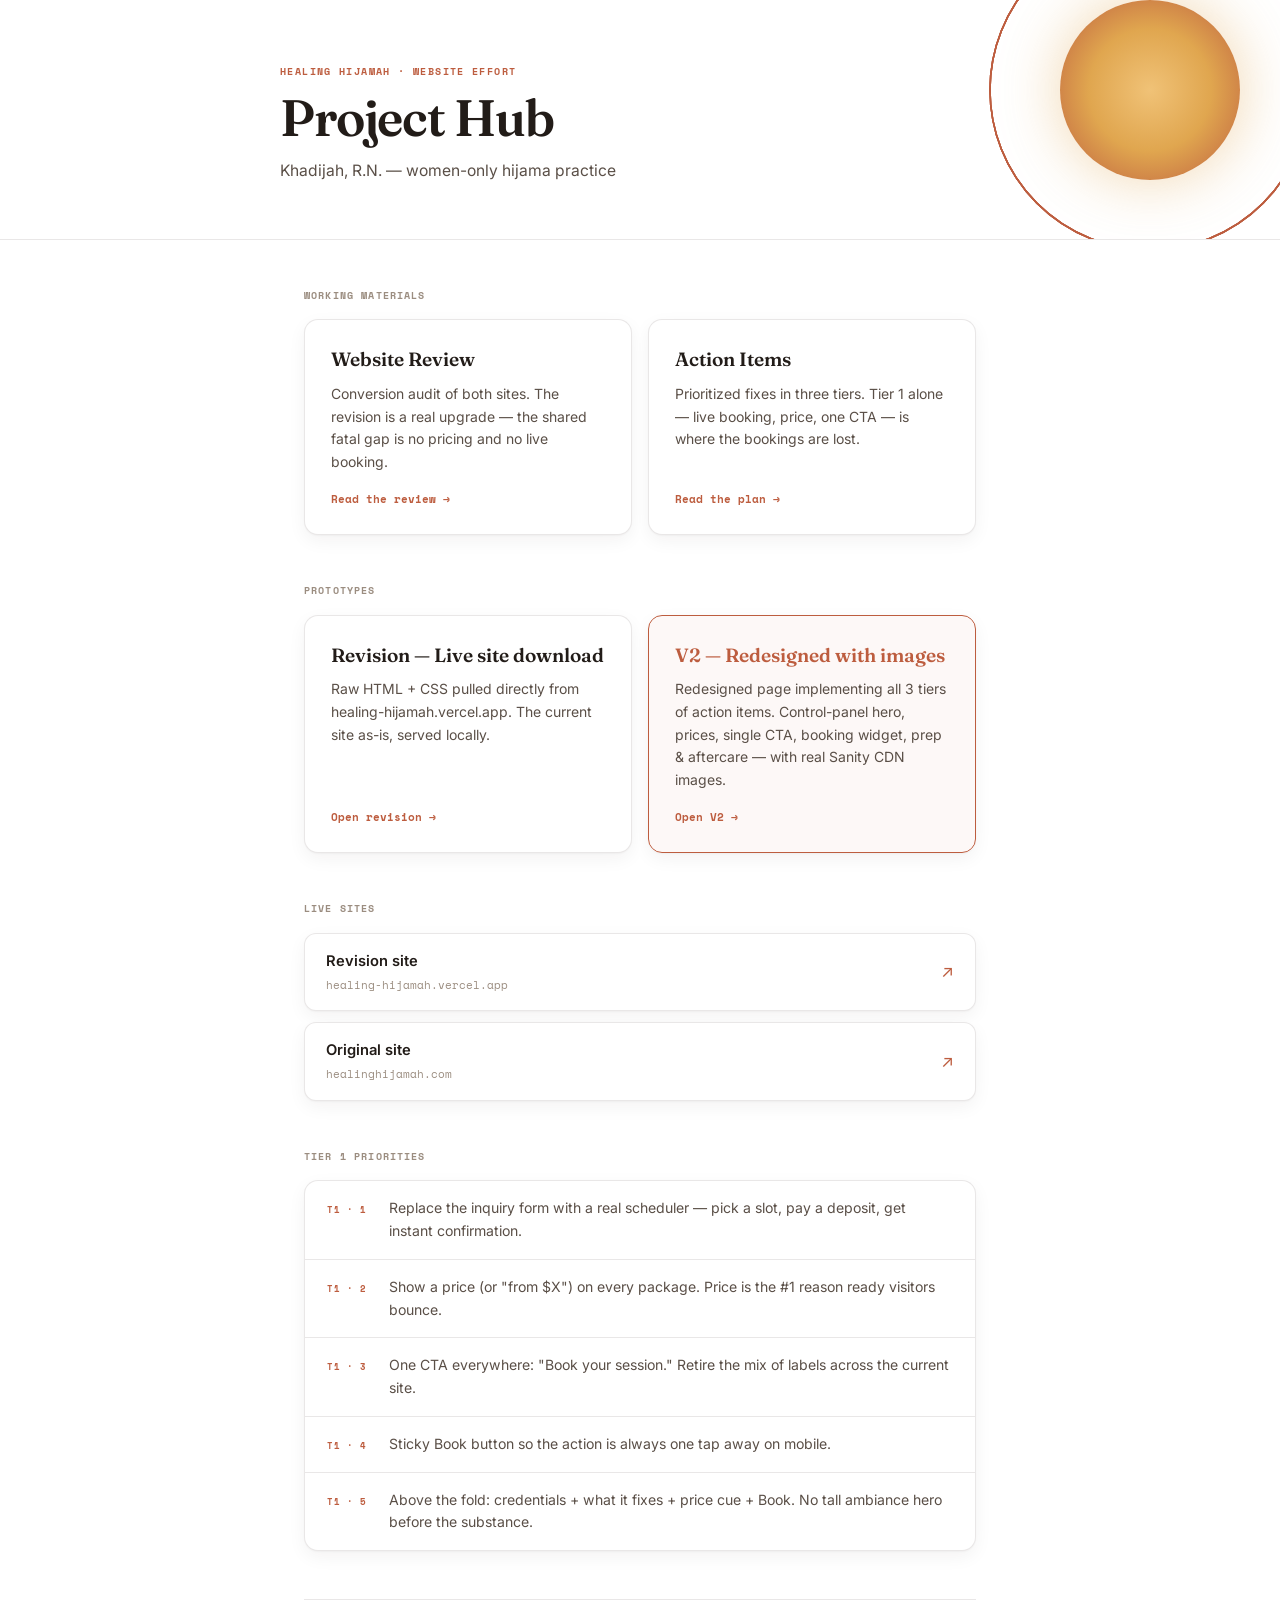
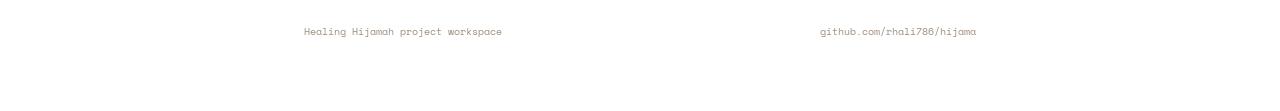
<file: index.html>
<!DOCTYPE html>
<html lang="en">
<head>
  <meta charset="UTF-8" />
  <meta name="viewport" content="width=device-width, initial-scale=1.0" />
  <title>Healing Hijamah — Project Hub</title>
  <link rel="stylesheet" href="style.css" />
</head>
<body>

  <header class="site-header">
    <!-- Signature: a rising sun with cup-ring ripples spreading from it -->
    <div class="sky" aria-hidden="true">
      <div class="sun"></div>
      <svg class="ripple" viewBox="0 0 360 360" xmlns="http://www.w3.org/2000/svg">
        <circle cx="180" cy="180" r="160" fill="none" stroke="currentColor" stroke-width="1.5" vector-effect="non-scaling-stroke"/>
        <circle cx="180" cy="180" r="160" fill="none" stroke="currentColor" stroke-width="1.5" vector-effect="non-scaling-stroke"/>
        <circle cx="180" cy="180" r="160" fill="none" stroke="currentColor" stroke-width="1.5" vector-effect="non-scaling-stroke"/>
        <circle cx="180" cy="180" r="160" fill="none" stroke="currentColor" stroke-width="1.5" vector-effect="non-scaling-stroke"/>
      </svg>
    </div>
    <div class="inner">
      <p class="eyebrow">Healing Hijamah · Website Effort</p>
      <h1>Project Hub</h1>
      <p class="sub">Khadijah, R.N. — women-only hijama practice</p>
    </div>
  </header>

  <main class="main">

    <p class="section-label">Working materials</p>

    <div class="doc-grid">
      <a href="website-review.html" class="doc-card">
        <strong>Website Review</strong>
        <p>Conversion audit of both sites. The revision is a real upgrade — the shared fatal gap is no pricing and no live booking.</p>
        <span class="read">Read the review →</span>
      </a>
      <a href="action-items.html" class="doc-card">
        <strong>Action Items</strong>
        <p>Prioritized fixes in three tiers. Tier 1 alone — live booking, price, one CTA — is where the bookings are lost.</p>
        <span class="read">Read the plan →</span>
      </a>
    </div>

    <div class="section-gap">
      <p class="section-label">Prototypes</p>
      <div class="doc-grid">
        <a href="revision/index.html" class="doc-card">
          <strong>Revision — Live site download</strong>
          <p>Raw HTML + CSS pulled directly from healing-hijamah.vercel.app. The current site as-is, served locally.</p>
          <span class="read">Open revision →</span>
        </a>
        <a href="v2/index.html" class="doc-card doc-card--highlight">
          <strong>V2 — Redesigned with images</strong>
          <p>Redesigned page implementing all 3 tiers of action items. Control-panel hero, prices, single CTA, booking widget, prep &amp; aftercare — with real Sanity CDN images.</p>
          <span class="read">Open V2 →</span>
        </a>
      </div>
    </div>

    <div class="section-gap">
      <p class="section-label">Live sites</p>
      <div class="ext-stack">
        <a href="https://healing-hijamah.vercel.app/" class="ext-card" target="_blank" rel="noopener">
          <div>
            <div class="label">Revision site</div>
            <div class="url">healing-hijamah.vercel.app</div>
          </div>
          <span class="arrow">↗</span>
        </a>
        <a href="https://www.healinghijamah.com/" class="ext-card" target="_blank" rel="noopener">
          <div>
            <div class="label">Original site</div>
            <div class="url">healinghijamah.com</div>
          </div>
          <span class="arrow">↗</span>
        </a>
      </div>
    </div>

    <div class="section-gap">
      <p class="section-label">Tier 1 priorities</p>
      <div class="priorities">
        <div class="priority-row">
          <span class="p-tag">T1 · 1</span>
          <span class="p-text">Replace the inquiry form with a real scheduler — pick a slot, pay a deposit, get instant confirmation.</span>
        </div>
        <div class="priority-row">
          <span class="p-tag">T1 · 2</span>
          <span class="p-text">Show a price (or "from $X") on every package. Price is the #1 reason ready visitors bounce.</span>
        </div>
        <div class="priority-row">
          <span class="p-tag">T1 · 3</span>
          <span class="p-text">One CTA everywhere: "Book your session." Retire the mix of labels across the current site.</span>
        </div>
        <div class="priority-row">
          <span class="p-tag">T1 · 4</span>
          <span class="p-text">Sticky Book button so the action is always one tap away on mobile.</span>
        </div>
        <div class="priority-row">
          <span class="p-tag">T1 · 5</span>
          <span class="p-text">Above the fold: credentials + what it fixes + price cue + Book. No tall ambiance hero before the substance.</span>
        </div>
      </div>
    </div>

    <footer>
      <span>Healing Hijamah project workspace</span>
      <a href="https://github.com/rhali786/hijama" target="_blank" rel="noopener">github.com/rhali786/hijama</a>
    </footer>

  </main>

</body>
</html>
</file>
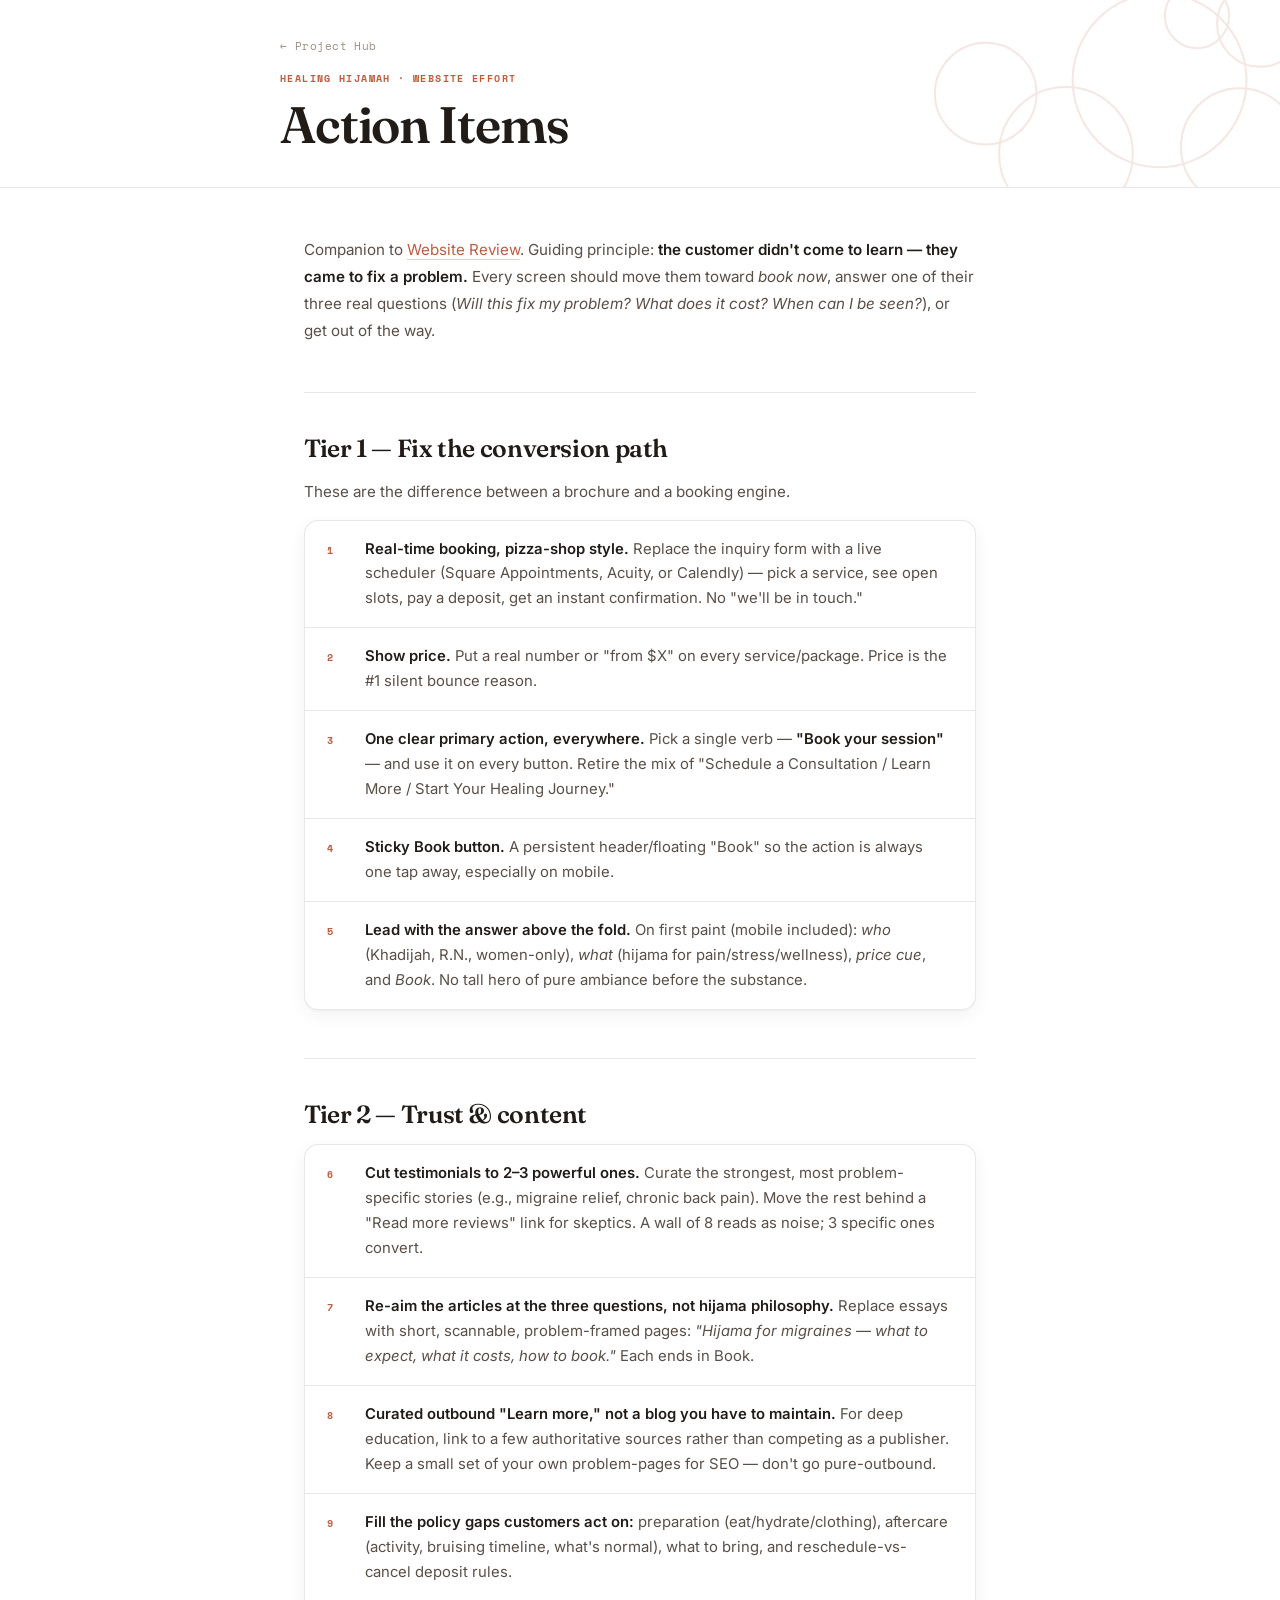
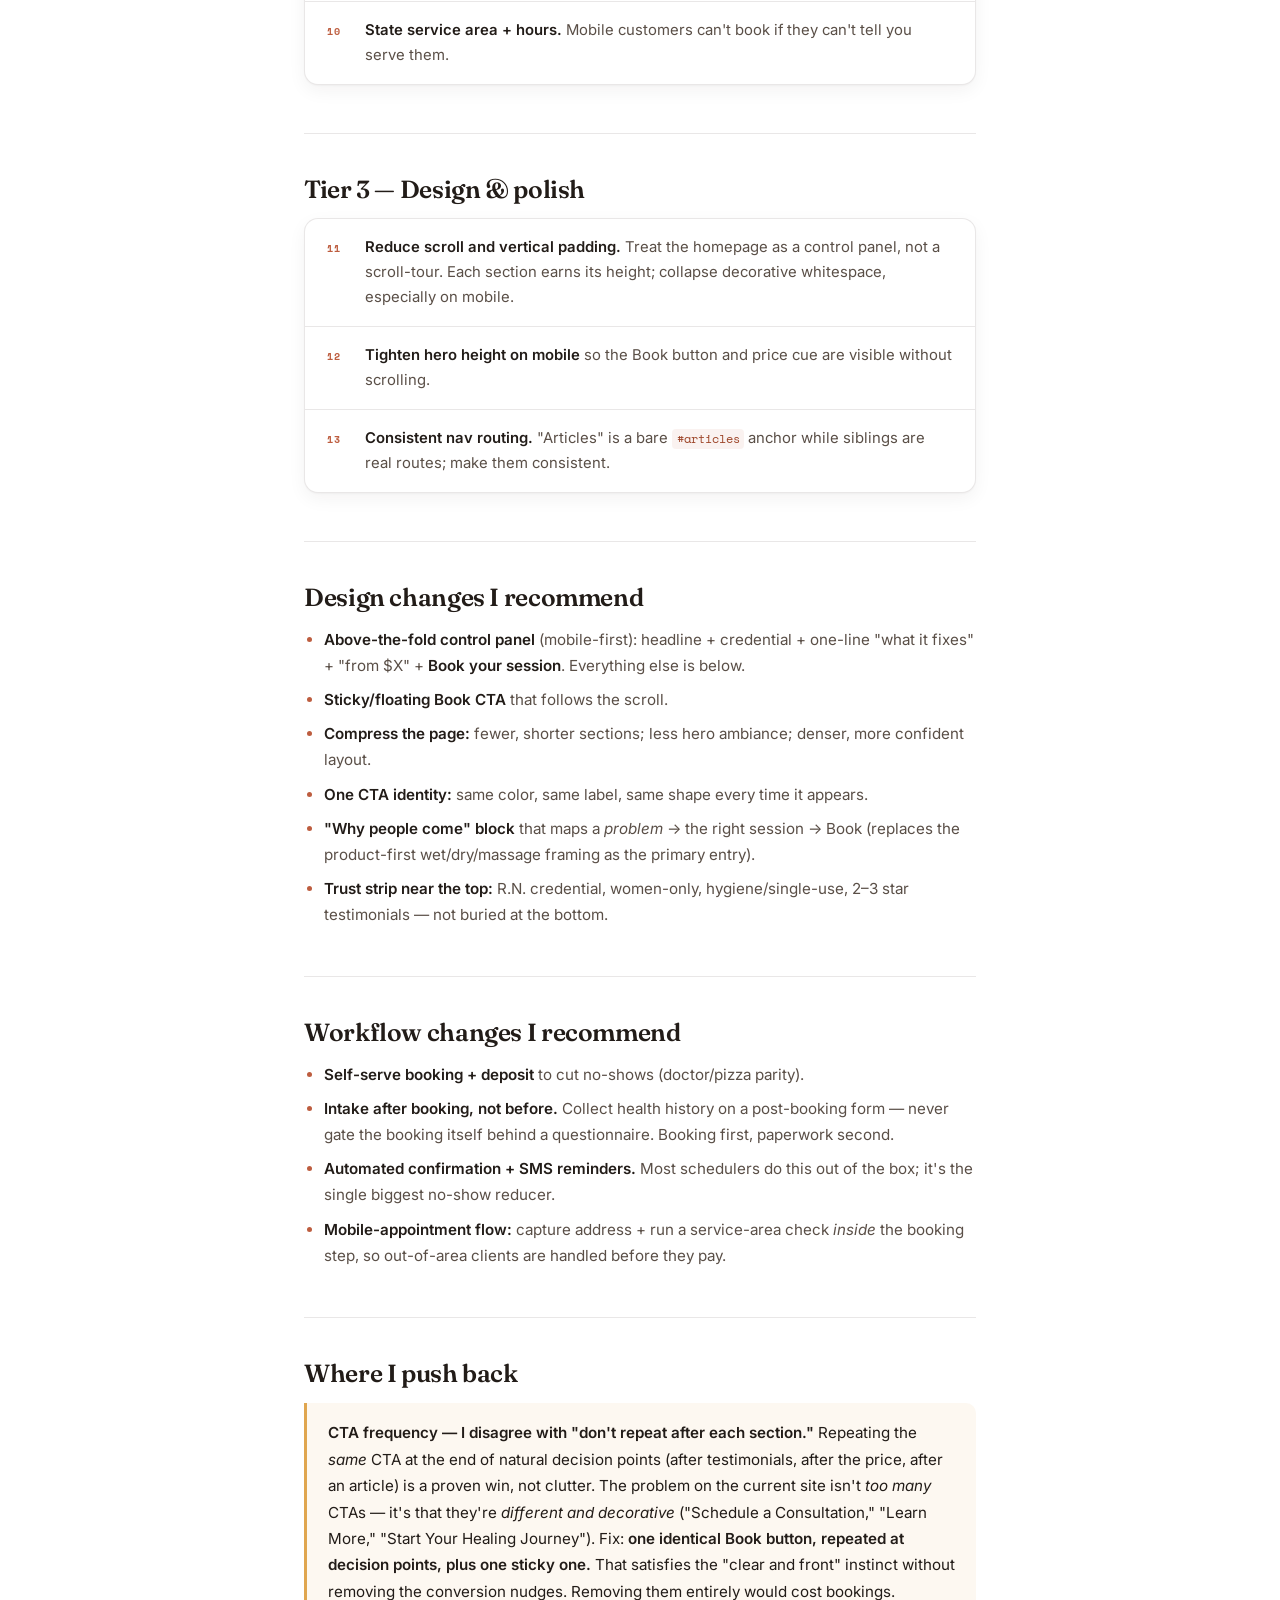
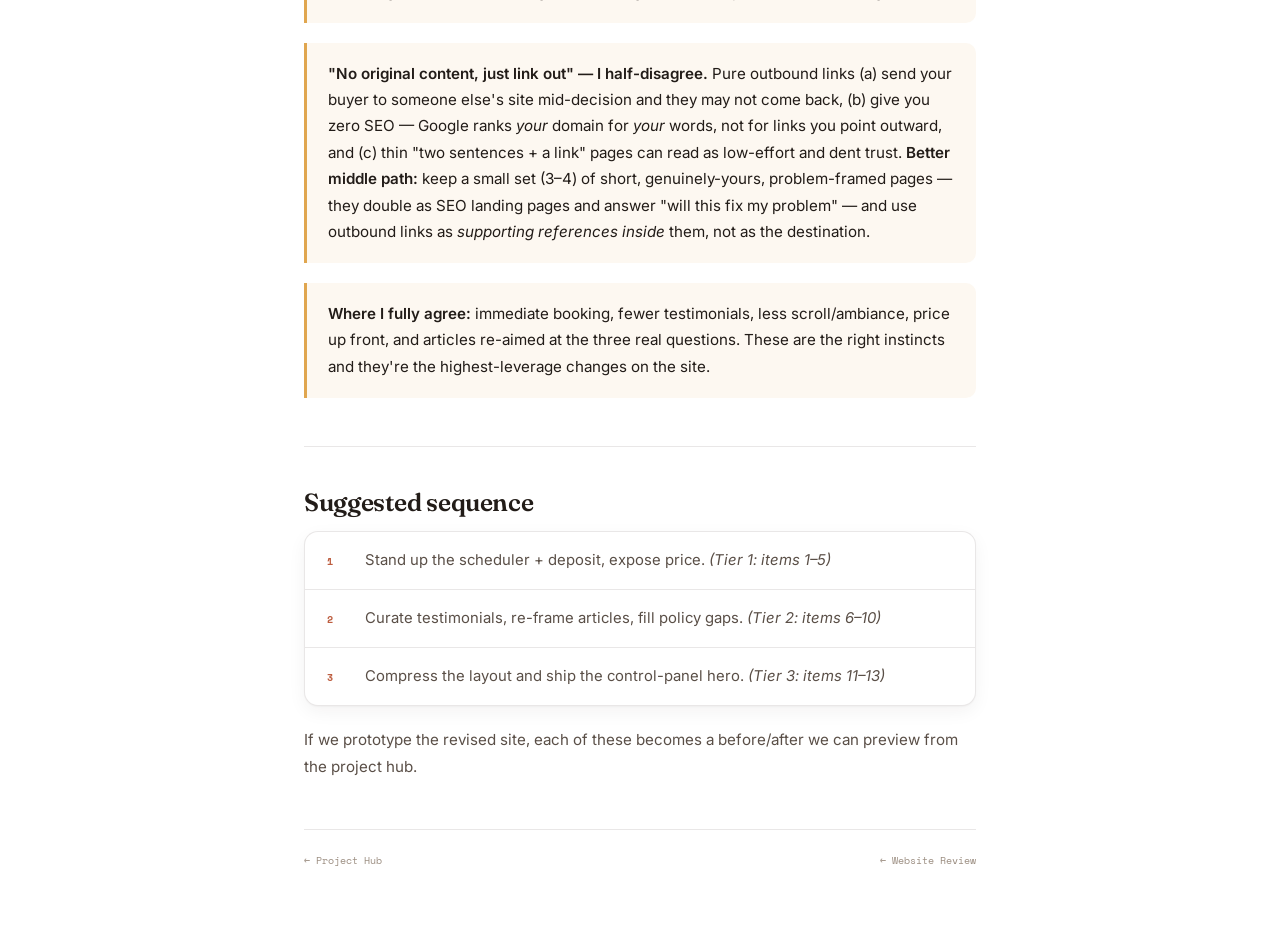
<file: action-items.html>
<!DOCTYPE html>
<html lang="en">
<head>
  <meta charset="UTF-8" />
  <meta name="viewport" content="width=device-width, initial-scale=1.0" />
  <title>Action Items — Healing Hijamah</title>
  <link rel="stylesheet" href="style.css" />
</head>
<body>

  <header class="site-header compact">
    <svg class="cups" viewBox="0 0 320 140" xmlns="http://www.w3.org/2000/svg" aria-hidden="true">
      <circle cx="230" cy="60"  r="65"  fill="none" stroke="currentColor" stroke-width="1.5"/>
      <circle cx="290" cy="110" r="44"  fill="none" stroke="currentColor" stroke-width="1.5"/>
      <circle cx="160" cy="115" r="50"  fill="none" stroke="currentColor" stroke-width="1.5"/>
      <circle cx="305" cy="18"  r="32"  fill="none" stroke="currentColor" stroke-width="1.5"/>
      <circle cx="100" cy="70"  r="38"  fill="none" stroke="currentColor" stroke-width="1.5"/>
      <circle cx="258" cy="12"  r="24"  fill="none" stroke="currentColor" stroke-width="1.5"/>
    </svg>
    <div class="inner">
      <a href="index.html" class="page-nav">← Project Hub</a>
      <p class="eyebrow">Healing Hijamah · Website Effort</p>
      <h1>Action Items</h1>
    </div>
  </header>

  <main class="main">
    <div class="content">

      <p>Companion to <a href="website-review.html">Website Review</a>. Guiding principle: <strong>the customer didn't come to learn — they came to fix a problem.</strong> Every screen should move them toward <em>book now</em>, answer one of their three real questions (<em>Will this fix my problem? What does it cost? When can I be seen?</em>), or get out of the way.</p>

      <h2>Tier 1 — Fix the conversion path</h2>

      <p>These are the difference between a brochure and a booking engine.</p>

      <div class="tier-block">
        <div class="tier-row">
          <span class="tier-n">1</span>
          <span class="tier-text"><strong>Real-time booking, pizza-shop style.</strong> Replace the inquiry form with a live scheduler (Square Appointments, Acuity, or Calendly) — pick a service, see open slots, pay a deposit, get an instant confirmation. No "we'll be in touch."</span>
        </div>
        <div class="tier-row">
          <span class="tier-n">2</span>
          <span class="tier-text"><strong>Show price.</strong> Put a real number or "from $X" on every service/package. Price is the #1 silent bounce reason.</span>
        </div>
        <div class="tier-row">
          <span class="tier-n">3</span>
          <span class="tier-text"><strong>One clear primary action, everywhere.</strong> Pick a single verb — <strong>"Book your session"</strong> — and use it on every button. Retire the mix of "Schedule a Consultation / Learn More / Start Your Healing Journey."</span>
        </div>
        <div class="tier-row">
          <span class="tier-n">4</span>
          <span class="tier-text"><strong>Sticky Book button.</strong> A persistent header/floating "Book" so the action is always one tap away, especially on mobile.</span>
        </div>
        <div class="tier-row">
          <span class="tier-n">5</span>
          <span class="tier-text"><strong>Lead with the answer above the fold.</strong> On first paint (mobile included): <em>who</em> (Khadijah, R.N., women-only), <em>what</em> (hijama for pain/stress/wellness), <em>price cue</em>, and <em>Book</em>. No tall hero of pure ambiance before the substance.</span>
        </div>
      </div>

      <h2>Tier 2 — Trust &amp; content</h2>

      <div class="tier-block">
        <div class="tier-row">
          <span class="tier-n">6</span>
          <span class="tier-text"><strong>Cut testimonials to 2–3 powerful ones.</strong> Curate the strongest, most problem-specific stories (e.g., migraine relief, chronic back pain). Move the rest behind a "Read more reviews" link for skeptics. A wall of 8 reads as noise; 3 specific ones convert.</span>
        </div>
        <div class="tier-row">
          <span class="tier-n">7</span>
          <span class="tier-text"><strong>Re-aim the articles at the three questions, not hijama philosophy.</strong> Replace essays with short, scannable, problem-framed pages: <em>"Hijama for migraines — what to expect, what it costs, how to book."</em> Each ends in Book.</span>
        </div>
        <div class="tier-row">
          <span class="tier-n">8</span>
          <span class="tier-text"><strong>Curated outbound "Learn more," not a blog you have to maintain.</strong> For deep education, link to a few authoritative sources rather than competing as a publisher. Keep a small set of your own problem-pages for SEO — don't go pure-outbound.</span>
        </div>
        <div class="tier-row">
          <span class="tier-n">9</span>
          <span class="tier-text"><strong>Fill the policy gaps customers act on:</strong> preparation (eat/hydrate/clothing), aftercare (activity, bruising timeline, what's normal), what to bring, and reschedule-vs-cancel deposit rules.</span>
        </div>
        <div class="tier-row">
          <span class="tier-n">10</span>
          <span class="tier-text"><strong>State service area + hours.</strong> Mobile customers can't book if they can't tell you serve them.</span>
        </div>
      </div>

      <h2>Tier 3 — Design &amp; polish</h2>

      <div class="tier-block">
        <div class="tier-row">
          <span class="tier-n">11</span>
          <span class="tier-text"><strong>Reduce scroll and vertical padding.</strong> Treat the homepage as a control panel, not a scroll-tour. Each section earns its height; collapse decorative whitespace, especially on mobile.</span>
        </div>
        <div class="tier-row">
          <span class="tier-n">12</span>
          <span class="tier-text"><strong>Tighten hero height on mobile</strong> so the Book button and price cue are visible without scrolling.</span>
        </div>
        <div class="tier-row">
          <span class="tier-n">13</span>
          <span class="tier-text"><strong>Consistent nav routing.</strong> "Articles" is a bare <code>#articles</code> anchor while siblings are real routes; make them consistent.</span>
        </div>
      </div>

      <h2>Design changes I recommend</h2>

      <ul>
        <li><strong>Above-the-fold control panel</strong> (mobile-first): headline + credential + one-line "what it fixes" + "from $X" + <strong>Book your session</strong>. Everything else is below.</li>
        <li><strong>Sticky/floating Book CTA</strong> that follows the scroll.</li>
        <li><strong>Compress the page:</strong> fewer, shorter sections; less hero ambiance; denser, more confident layout.</li>
        <li><strong>One CTA identity:</strong> same color, same label, same shape every time it appears.</li>
        <li><strong>"Why people come" block</strong> that maps a <em>problem</em> → the right session → Book (replaces the product-first wet/dry/massage framing as the primary entry).</li>
        <li><strong>Trust strip near the top:</strong> R.N. credential, women-only, hygiene/single-use, 2–3 star testimonials — not buried at the bottom.</li>
      </ul>

      <h2>Workflow changes I recommend</h2>

      <ul>
        <li><strong>Self-serve booking + deposit</strong> to cut no-shows (doctor/pizza parity).</li>
        <li><strong>Intake after booking, not before.</strong> Collect health history on a post-booking form — never gate the booking itself behind a questionnaire. Booking first, paperwork second.</li>
        <li><strong>Automated confirmation + SMS reminders.</strong> Most schedulers do this out of the box; it's the single biggest no-show reducer.</li>
        <li><strong>Mobile-appointment flow:</strong> capture address + run a service-area check <em>inside</em> the booking step, so out-of-area clients are handled before they pay.</li>
      </ul>

      <h2>Where I push back</h2>

      <div class="callout">
        <p><strong>CTA frequency — I disagree with "don't repeat after each section."</strong> Repeating the <em>same</em> CTA at the end of natural decision points (after testimonials, after the price, after an article) is a proven win, not clutter. The problem on the current site isn't <em>too many</em> CTAs — it's that they're <em>different and decorative</em> ("Schedule a Consultation," "Learn More," "Start Your Healing Journey"). Fix: <strong>one identical Book button, repeated at decision points, plus one sticky one.</strong> That satisfies the "clear and front" instinct without removing the conversion nudges. Removing them entirely would cost bookings.</p>
      </div>

      <div class="callout">
        <p><strong>"No original content, just link out" — I half-disagree.</strong> Pure outbound links (a) send your buyer to someone else's site mid-decision and they may not come back, (b) give you zero SEO — Google ranks <em>your</em> domain for <em>your</em> words, not for links you point outward, and (c) thin "two sentences + a link" pages can read as low-effort and dent trust. <strong>Better middle path:</strong> keep a small set (3–4) of short, genuinely-yours, problem-framed pages — they double as SEO landing pages and answer "will this fix my problem" — and use outbound links as <em>supporting references inside</em> them, not as the destination.</p>
      </div>

      <div class="callout">
        <p><strong>Where I fully agree:</strong> immediate booking, fewer testimonials, less scroll/ambiance, price up front, and articles re-aimed at the three real questions. These are the right instincts and they're the highest-leverage changes on the site.</p>
      </div>

      <h2>Suggested sequence</h2>

      <div class="tier-block">
        <div class="tier-row">
          <span class="tier-n">1</span>
          <span class="tier-text">Stand up the scheduler + deposit, expose price. <em>(Tier 1: items 1–5)</em></span>
        </div>
        <div class="tier-row">
          <span class="tier-n">2</span>
          <span class="tier-text">Curate testimonials, re-frame articles, fill policy gaps. <em>(Tier 2: items 6–10)</em></span>
        </div>
        <div class="tier-row">
          <span class="tier-n">3</span>
          <span class="tier-text">Compress the layout and ship the control-panel hero. <em>(Tier 3: items 11–13)</em></span>
        </div>
      </div>

      <p>If we prototype the revised site, each of these becomes a before/after we can preview from the project hub.</p>

    </div>

    <footer>
      <a href="index.html">← Project Hub</a>
      <a href="website-review.html">← Website Review</a>
    </footer>
  </main>

</body>
</html>
</file>
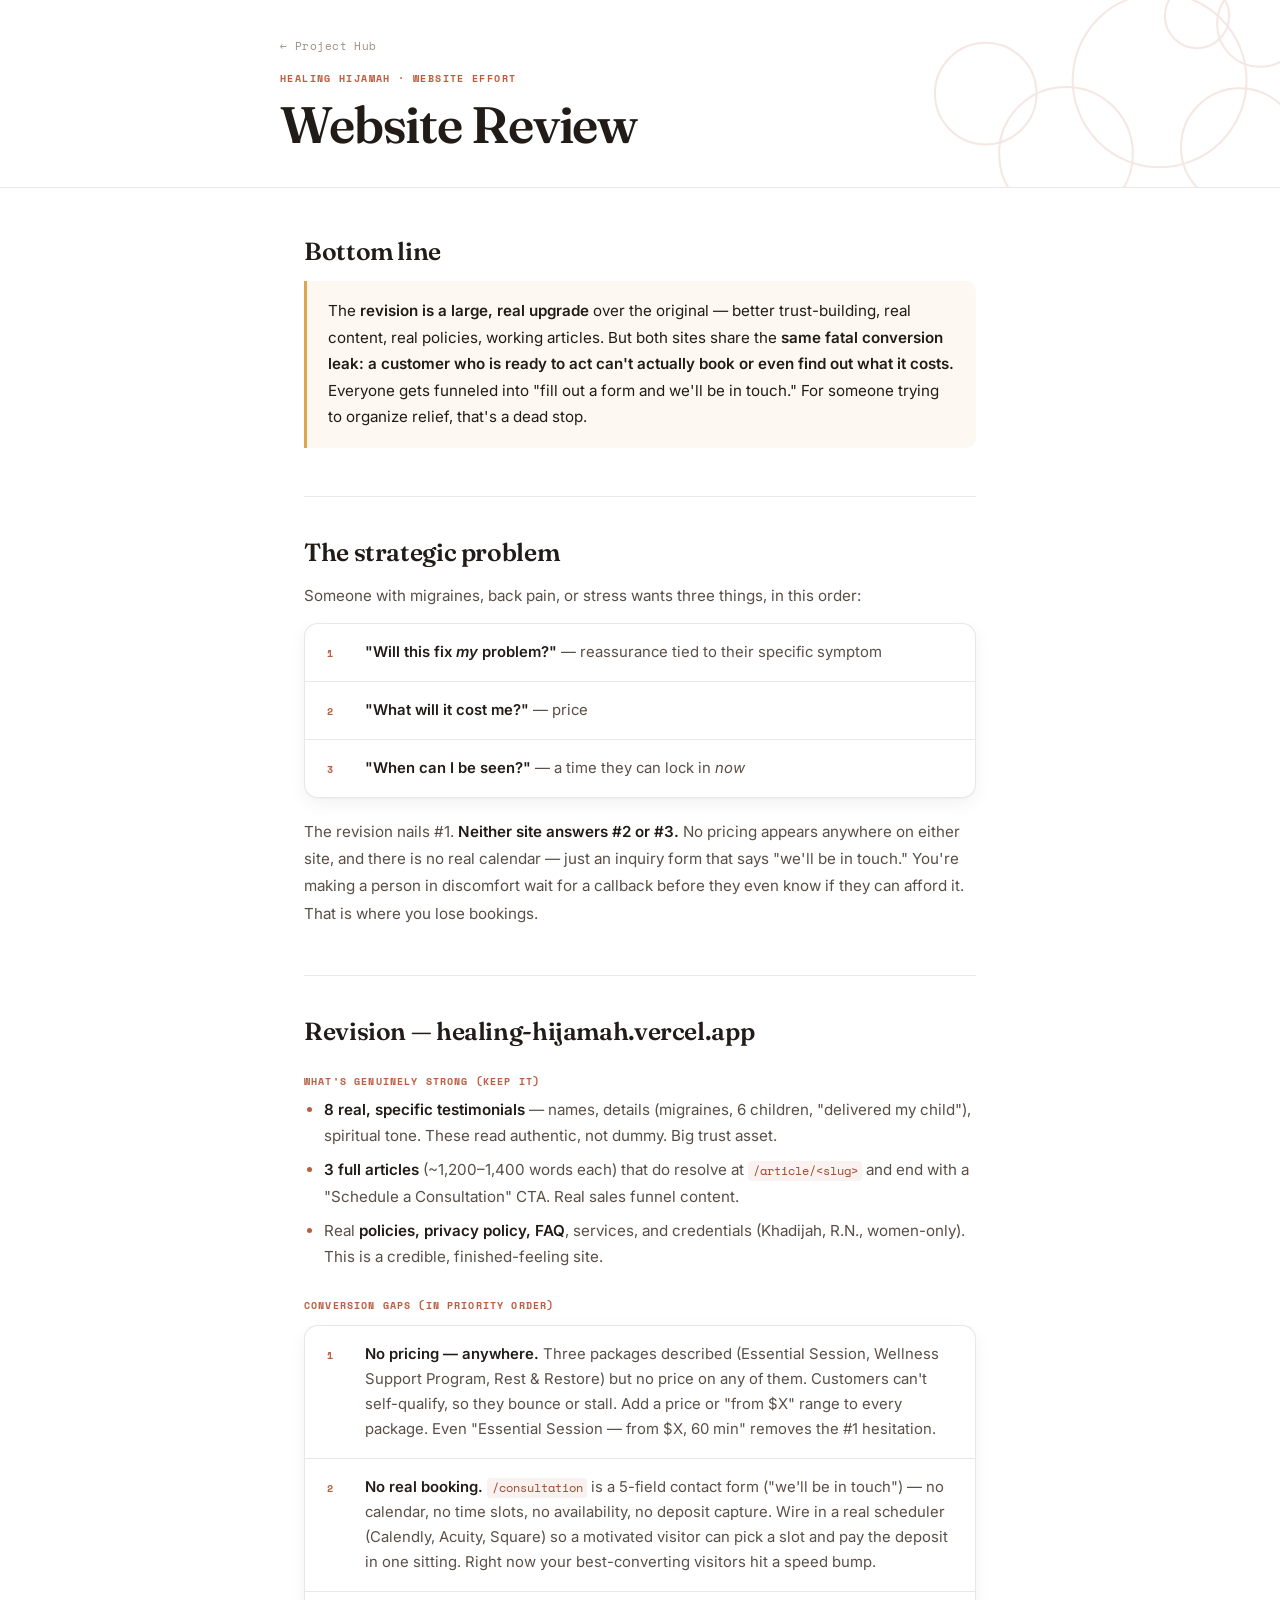
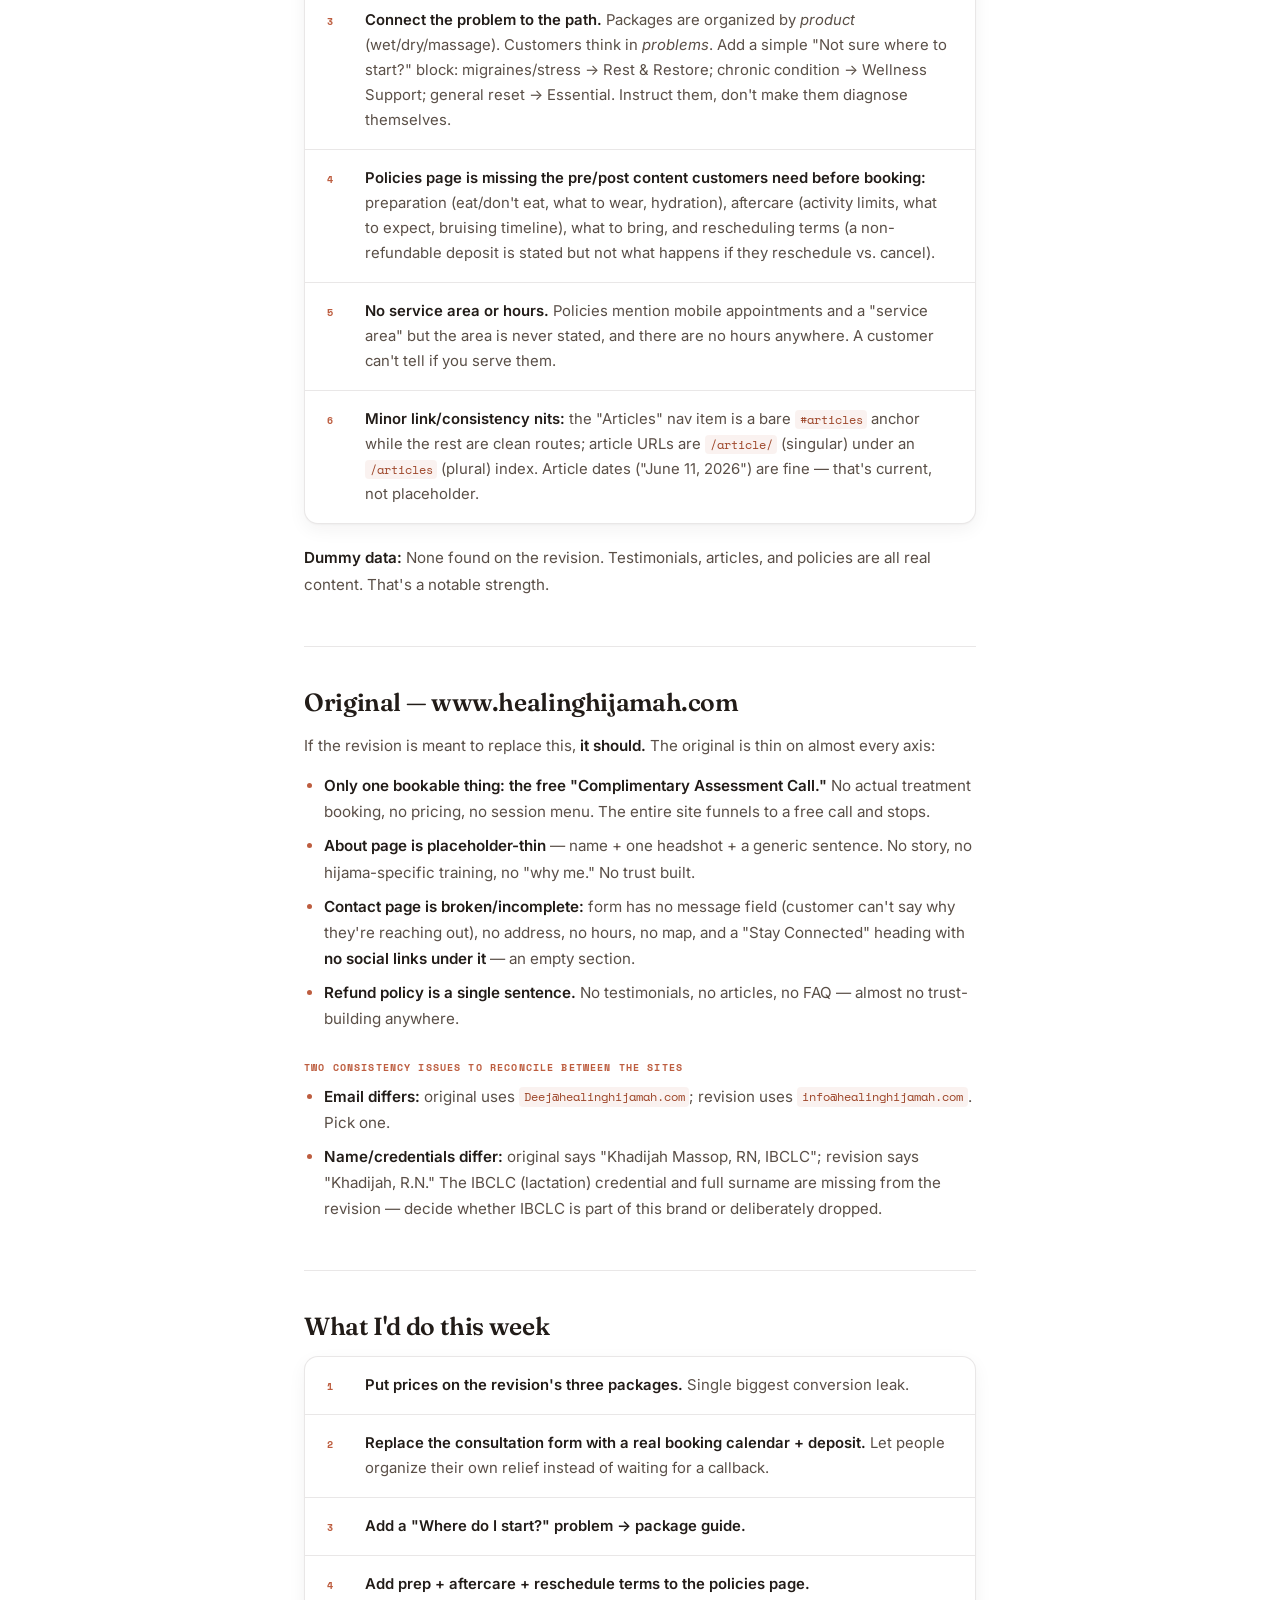
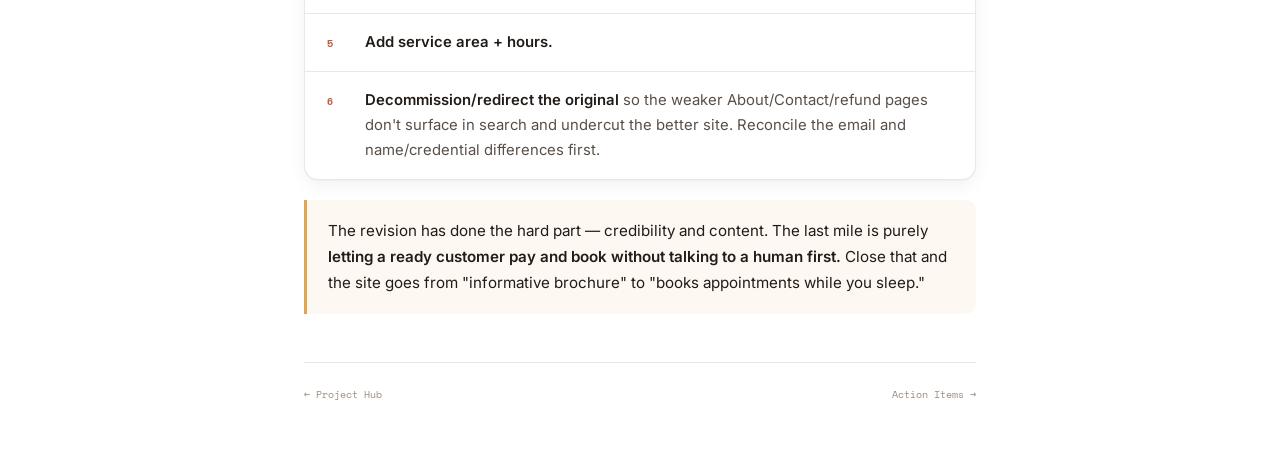
<file: website-review.html>
<!DOCTYPE html>
<html lang="en">
<head>
  <meta charset="UTF-8" />
  <meta name="viewport" content="width=device-width, initial-scale=1.0" />
  <title>Website Review — Healing Hijamah</title>
  <link rel="stylesheet" href="style.css" />
</head>
<body>

  <header class="site-header compact">
    <svg class="cups" viewBox="0 0 320 140" xmlns="http://www.w3.org/2000/svg" aria-hidden="true">
      <circle cx="230" cy="60"  r="65"  fill="none" stroke="currentColor" stroke-width="1.5"/>
      <circle cx="290" cy="110" r="44"  fill="none" stroke="currentColor" stroke-width="1.5"/>
      <circle cx="160" cy="115" r="50"  fill="none" stroke="currentColor" stroke-width="1.5"/>
      <circle cx="305" cy="18"  r="32"  fill="none" stroke="currentColor" stroke-width="1.5"/>
      <circle cx="100" cy="70"  r="38"  fill="none" stroke="currentColor" stroke-width="1.5"/>
      <circle cx="258" cy="12"  r="24"  fill="none" stroke="currentColor" stroke-width="1.5"/>
    </svg>
    <div class="inner">
      <a href="index.html" class="page-nav">← Project Hub</a>
      <p class="eyebrow">Healing Hijamah · Website Effort</p>
      <h1>Website Review</h1>
    </div>
  </header>

  <main class="main">
    <div class="content">

      <h2>Bottom line</h2>

      <div class="callout">
        <p>The <strong>revision is a large, real upgrade</strong> over the original — better trust-building, real content, real policies, working articles. But both sites share the <strong>same fatal conversion leak: a customer who is ready to act can't actually book or even find out what it costs.</strong> Everyone gets funneled into "fill out a form and we'll be in touch." For someone trying to organize relief, that's a dead stop.</p>
      </div>

      <h2>The strategic problem</h2>

      <p>Someone with migraines, back pain, or stress wants three things, in this order:</p>

      <div class="tier-block">
        <div class="tier-row">
          <span class="tier-n">1</span>
          <span class="tier-text"><strong>"Will this fix <em>my</em> problem?"</strong> — reassurance tied to their specific symptom</span>
        </div>
        <div class="tier-row">
          <span class="tier-n">2</span>
          <span class="tier-text"><strong>"What will it cost me?"</strong> — price</span>
        </div>
        <div class="tier-row">
          <span class="tier-n">3</span>
          <span class="tier-text"><strong>"When can I be seen?"</strong> — a time they can lock in <em>now</em></span>
        </div>
      </div>

      <p>The revision nails #1. <strong>Neither site answers #2 or #3.</strong> No pricing appears anywhere on either site, and there is no real calendar — just an inquiry form that says "we'll be in touch." You're making a person in discomfort wait for a callback before they even know if they can afford it. That is where you lose bookings.</p>

      <h2>Revision — healing-hijamah.vercel.app</h2>

      <h3>What's genuinely strong (keep it)</h3>
      <ul>
        <li><strong>8 real, specific testimonials</strong> — names, details (migraines, 6 children, "delivered my child"), spiritual tone. These read authentic, not dummy. Big trust asset.</li>
        <li><strong>3 full articles</strong> (~1,200–1,400 words each) that do resolve at <code>/article/&lt;slug&gt;</code> and end with a "Schedule a Consultation" CTA. Real sales funnel content.</li>
        <li>Real <strong>policies, privacy policy, FAQ</strong>, services, and credentials (Khadijah, R.N., women-only). This is a credible, finished-feeling site.</li>
      </ul>

      <h3>Conversion gaps (in priority order)</h3>

      <div class="tier-block">
        <div class="tier-row">
          <span class="tier-n">1</span>
          <span class="tier-text"><strong>No pricing — anywhere.</strong> Three packages described (Essential Session, Wellness Support Program, Rest &amp; Restore) but no price on any of them. Customers can't self-qualify, so they bounce or stall. Add a price or "from $X" range to every package. Even "Essential Session — from $X, 60 min" removes the #1 hesitation.</span>
        </div>
        <div class="tier-row">
          <span class="tier-n">2</span>
          <span class="tier-text"><strong>No real booking.</strong> <code>/consultation</code> is a 5-field contact form ("we'll be in touch") — no calendar, no time slots, no availability, no deposit capture. Wire in a real scheduler (Calendly, Acuity, Square) so a motivated visitor can pick a slot and pay the deposit in one sitting. Right now your best-converting visitors hit a speed bump.</span>
        </div>
        <div class="tier-row">
          <span class="tier-n">3</span>
          <span class="tier-text"><strong>Connect the problem to the path.</strong> Packages are organized by <em>product</em> (wet/dry/massage). Customers think in <em>problems</em>. Add a simple "Not sure where to start?" block: migraines/stress → Rest &amp; Restore; chronic condition → Wellness Support; general reset → Essential. Instruct them, don't make them diagnose themselves.</span>
        </div>
        <div class="tier-row">
          <span class="tier-n">4</span>
          <span class="tier-text"><strong>Policies page is missing the pre/post content customers need before booking:</strong> preparation (eat/don't eat, what to wear, hydration), aftercare (activity limits, what to expect, bruising timeline), what to bring, and rescheduling terms (a non-refundable deposit is stated but not what happens if they reschedule vs. cancel).</span>
        </div>
        <div class="tier-row">
          <span class="tier-n">5</span>
          <span class="tier-text"><strong>No service area or hours.</strong> Policies mention mobile appointments and a "service area" but the area is never stated, and there are no hours anywhere. A customer can't tell if you serve them.</span>
        </div>
        <div class="tier-row">
          <span class="tier-n">6</span>
          <span class="tier-text"><strong>Minor link/consistency nits:</strong> the "Articles" nav item is a bare <code>#articles</code> anchor while the rest are clean routes; article URLs are <code>/article/</code> (singular) under an <code>/articles</code> (plural) index. Article dates ("June 11, 2026") are fine — that's current, not placeholder.</span>
        </div>
      </div>

      <p><strong>Dummy data:</strong> None found on the revision. Testimonials, articles, and policies are all real content. That's a notable strength.</p>

      <h2>Original — www.healinghijamah.com</h2>

      <p>If the revision is meant to replace this, <strong>it should.</strong> The original is thin on almost every axis:</p>

      <ul>
        <li><strong>Only one bookable thing: the free "Complimentary Assessment Call."</strong> No actual treatment booking, no pricing, no session menu. The entire site funnels to a free call and stops.</li>
        <li><strong>About page is placeholder-thin</strong> — name + one headshot + a generic sentence. No story, no hijama-specific training, no "why me." No trust built.</li>
        <li><strong>Contact page is broken/incomplete:</strong> form has no message field (customer can't say why they're reaching out), no address, no hours, no map, and a "Stay Connected" heading with <strong>no social links under it</strong> — an empty section.</li>
        <li><strong>Refund policy is a single sentence.</strong> No testimonials, no articles, no FAQ — almost no trust-building anywhere.</li>
      </ul>

      <h3>Two consistency issues to reconcile between the sites</h3>
      <ul>
        <li><strong>Email differs:</strong> original uses <code>Deej@healinghijamah.com</code>; revision uses <code>info@healinghijamah.com</code>. Pick one.</li>
        <li><strong>Name/credentials differ:</strong> original says "Khadijah Massop, RN, IBCLC"; revision says "Khadijah, R.N." The IBCLC (lactation) credential and full surname are missing from the revision — decide whether IBCLC is part of this brand or deliberately dropped.</li>
      </ul>

      <h2>What I'd do this week</h2>

      <div class="tier-block">
        <div class="tier-row">
          <span class="tier-n">1</span>
          <span class="tier-text"><strong>Put prices on the revision's three packages.</strong> Single biggest conversion leak.</span>
        </div>
        <div class="tier-row">
          <span class="tier-n">2</span>
          <span class="tier-text"><strong>Replace the consultation form with a real booking calendar + deposit.</strong> Let people organize their own relief instead of waiting for a callback.</span>
        </div>
        <div class="tier-row">
          <span class="tier-n">3</span>
          <span class="tier-text"><strong>Add a "Where do I start?" problem → package guide.</strong></span>
        </div>
        <div class="tier-row">
          <span class="tier-n">4</span>
          <span class="tier-text"><strong>Add prep + aftercare + reschedule terms to the policies page.</strong></span>
        </div>
        <div class="tier-row">
          <span class="tier-n">5</span>
          <span class="tier-text"><strong>Add service area + hours.</strong></span>
        </div>
        <div class="tier-row">
          <span class="tier-n">6</span>
          <span class="tier-text"><strong>Decommission/redirect the original</strong> so the weaker About/Contact/refund pages don't surface in search and undercut the better site. Reconcile the email and name/credential differences first.</span>
        </div>
      </div>

      <div class="callout">
        <p>The revision has done the hard part — credibility and content. The last mile is purely <strong>letting a ready customer pay and book without talking to a human first.</strong> Close that and the site goes from "informative brochure" to "books appointments while you sleep."</p>
      </div>

    </div>

    <footer>
      <a href="index.html">← Project Hub</a>
      <a href="action-items.html">Action Items →</a>
    </footer>
  </main>

</body>
</html>
</file>
<file: style.css>
@import url('https://fonts.googleapis.com/css2?family=Fraunces:opsz,wght@9..144,400;9..144,500;9..144,600;9..144,700&family=Inter:opsz,wght@14..32,400;14..32,500;14..32,600&family=Space+Mono:wght@400;700&display=swap');

:root {
  /* Clean light — white, one warm accent */
  --bg:           #ffffff;
  --surface:      #ffffff;
  --border:       rgba(40, 28, 20, 0.10);
  --border-hov:   rgba(189, 93, 63, 0.5);

  --terracotta:   #bd5d3f;   /* the single accent */
  --terracotta-d: #9d4528;
  --honey:        #e0a64f;   /* reserved for the sun */

  --ink:          #221c18;   /* warm near-black */
  --ink-soft:     #5a4f47;
  --muted:        #9b8d80;

  --shadow:       0 1px 2px rgba(40, 28, 18, 0.04), 0 6px 18px rgba(40, 28, 18, 0.05);
  --shadow-hov:   0 2px 4px rgba(40, 28, 18, 0.06), 0 14px 34px rgba(40, 28, 18, 0.1);
}

* { box-sizing: border-box; margin: 0; padding: 0; }

body {
  font-family: 'Inter', system-ui, sans-serif;
  background: var(--bg);
  color: var(--ink);
  line-height: 1.6;
  min-height: 100vh;
  -webkit-font-smoothing: antialiased;
}

/* ── Header ───────────────────────────────── */
.site-header {
  padding: 4rem 1.5rem 3.5rem;
  position: relative;
  overflow: hidden;
  background: var(--bg);
  border-bottom: 1px solid var(--border);
}

.site-header.compact {
  padding: 2rem 1.5rem 2.25rem;
}

/* ── Signature: rising sun + cup-ring ripple ── */
/* The whole sky rises into place once, on load */
.sky {
  position: absolute;
  top: -90px;
  right: -50px;
  width: 360px;
  height: 360px;
  pointer-events: none;
  animation: skyRise 1.5s cubic-bezier(0.16, 1, 0.3, 1) both;
}

@keyframes skyRise {
  from { transform: translateY(170px); opacity: 0; }
  to   { transform: translateY(0);     opacity: 1; }
}

.sun {
  position: absolute;
  inset: 90px;            /* centered disk within the 360 stage */
  border-radius: 50%;
  background: radial-gradient(circle at 50% 50%,
              #f0c277 0%, var(--honey) 48%, var(--terracotta) 100%);
  box-shadow: 0 0 60px rgba(224, 166, 79, 0.45);
  animation: sunGlow 5s ease-in-out 1.5s infinite;
}

@keyframes sunGlow {
  0%, 100% { box-shadow: 0 0 50px rgba(224, 166, 79, 0.35); }
  50%      { box-shadow: 0 0 78px rgba(224, 166, 79, 0.6); }
}

/* Concentric rings spreading outward — a cup's suction released */
.ripple {
  position: absolute;
  inset: 0;
  width: 100%;
  height: 100%;
  color: var(--terracotta);
}

.ripple circle {
  transform-box: fill-box;
  transform-origin: center;
  animation: ripple 4.5s ease-out infinite;
}

.ripple circle:nth-child(1) { animation-delay: 1.5s;  }
.ripple circle:nth-child(2) { animation-delay: 2.6s;  }
.ripple circle:nth-child(3) { animation-delay: 3.7s;  }
.ripple circle:nth-child(4) { animation-delay: 4.8s;  }

@keyframes ripple {
  0%   { transform: scale(0.1); opacity: 0; }
  12%  { opacity: 0.55; }
  100% { transform: scale(1);   opacity: 0; }
}

.site-header .inner {
  position: relative;
  max-width: 720px;
  margin: 0 auto;
}

/* Masthead text reveals just after the sky settles */
.eyebrow { animation: fadeUp 0.8s ease-out 0.45s both; }
h1       { animation: fadeUp 0.9s ease-out 0.6s both; }
.site-header .sub { animation: fadeUp 0.9s ease-out 0.78s both; }
.main    { animation: fadeUp 1s ease-out 0.95s both; }

@keyframes fadeUp {
  from { opacity: 0; transform: translateY(18px); }
  to   { opacity: 1; transform: translateY(0); }
}

.page-nav {
  display: inline-block;
  font-family: 'Space Mono', monospace;
  font-size: 0.7rem;
  font-weight: 400;
  letter-spacing: 0.04em;
  color: var(--muted);
  text-decoration: none;
  margin-bottom: 1rem;
  transition: color 0.15s;
}

.page-nav:hover { color: var(--terracotta); }

.eyebrow {
  font-family: 'Space Mono', monospace;
  font-size: 0.62rem;
  font-weight: 700;
  letter-spacing: 0.14em;
  text-transform: uppercase;
  color: var(--terracotta);
  margin-bottom: 0.7rem;
}

h1 {
  font-family: 'Fraunces', Georgia, serif;
  font-size: clamp(2.1rem, 5.6vw, 3.2rem);
  font-weight: 600;
  color: var(--ink);
  line-height: 1.04;
  letter-spacing: -0.022em;
}

.site-header .sub {
  margin-top: 0.85rem;
  font-size: 0.98rem;
  color: var(--ink-soft);
}

/* ── Main layout ──────────────────────────── */
.main {
  max-width: 720px;
  margin: 0 auto;
  padding: 3rem 1.5rem 4.5rem;
}

/* ── Section label ────────────────────────── */
.section-label {
  font-family: 'Space Mono', monospace;
  font-size: 0.6rem;
  font-weight: 700;
  letter-spacing: 0.12em;
  text-transform: uppercase;
  color: var(--muted);
  margin-bottom: 1rem;
}

.section-gap { margin-top: 3rem; }

/* ── Hub: doc cards ───────────────────────── */
.doc-grid {
  display: grid;
  grid-template-columns: 1fr 1fr;
  gap: 1rem;
}

@media (max-width: 480px) {
  .doc-grid { grid-template-columns: 1fr; }
}

.doc-card {
  background: var(--surface);
  border: 1px solid var(--border);
  border-radius: 14px;
  padding: 1.5rem 1.6rem 1.6rem;
  text-decoration: none;
  color: inherit;
  display: flex;
  flex-direction: column;
  box-shadow: var(--shadow);
  transition: border-color 0.2s, transform 0.2s, box-shadow 0.2s;
}

.doc-card:hover {
  border-color: var(--border-hov);
  transform: translateY(-3px);
  box-shadow: var(--shadow-hov);
}

.doc-card strong {
  display: block;
  font-family: 'Fraunces', Georgia, serif;
  font-size: 1.2rem;
  font-weight: 600;
  margin-bottom: 0.5rem;
  color: var(--ink);
}

.doc-card p {
  font-size: 0.875rem;
  color: var(--ink-soft);
  line-height: 1.62;
  flex: 1;
}

.doc-card .read {
  display: inline-block;
  margin-top: 1.1rem;
  font-family: 'Space Mono', monospace;
  font-size: 0.68rem;
  font-weight: 700;
  color: var(--terracotta);
}

.doc-card--highlight {
  border-color: var(--terracotta);
  background: rgba(189, 93, 63, 0.04);
}

.doc-card--highlight strong { color: var(--terracotta); }

/* ── Hub: external site cards ─────────────── */
.ext-stack {
  display: flex;
  flex-direction: column;
  gap: 0.7rem;
}

.ext-card {
  background: var(--surface);
  border: 1px solid var(--border);
  border-radius: 12px;
  padding: 1rem 1.3rem;
  display: flex;
  align-items: center;
  justify-content: space-between;
  text-decoration: none;
  color: inherit;
  box-shadow: var(--shadow);
  transition: border-color 0.2s, transform 0.2s, box-shadow 0.2s;
}

.ext-card:hover {
  border-color: var(--border-hov);
  transform: translateY(-3px);
  box-shadow: var(--shadow-hov);
}

.ext-card .label { font-size: 0.92rem; font-weight: 600; color: var(--ink); }
.ext-card .url   { font-family: 'Space Mono', monospace; font-size: 0.68rem; color: var(--muted); margin-top: 0.22rem; }
.ext-card .arrow { color: var(--terracotta); font-size: 1.05rem; margin-left: 1rem; flex-shrink: 0; }

/* ── Hub: priority list ───────────────────── */
.priorities {
  background: var(--surface);
  border: 1px solid var(--border);
  border-radius: 14px;
  overflow: hidden;
  box-shadow: var(--shadow);
}

.priority-row {
  display: flex;
  gap: 1.1rem;
  align-items: baseline;
  padding: 1rem 1.4rem;
  border-bottom: 1px solid var(--border);
}

.priority-row:last-child { border-bottom: none; }

.p-tag {
  font-family: 'Space Mono', monospace;
  font-size: 0.58rem;
  font-weight: 700;
  letter-spacing: 0.06em;
  text-transform: uppercase;
  color: var(--terracotta);
  flex-shrink: 0;
  width: 2.75rem;
  padding-top: 0.1rem;
}

.p-text {
  font-size: 0.88rem;
  color: var(--ink-soft);
  line-height: 1.62;
}

/* ── Content pages ────────────────────────── */
/* On the content pages the cup rings are a faint, still watermark */
.cups {
  position: absolute;
  right: 0;
  top: 0;
  height: 100%;
  width: auto;
  pointer-events: none;
  opacity: 0.14;
  color: var(--terracotta);
}

.content h2 {
  font-family: 'Fraunces', Georgia, serif;
  font-size: 1.55rem;
  font-weight: 600;
  color: var(--ink);
  margin-top: 3rem;
  padding-top: 2.5rem;
  border-top: 1px solid var(--border);
  margin-bottom: 0.9rem;
  line-height: 1.22;
  letter-spacing: -0.015em;
}

.content h2:first-child {
  border-top: none;
  padding-top: 0;
  margin-top: 0;
}

.content h3 {
  font-family: 'Space Mono', monospace;
  font-size: 0.6rem;
  font-weight: 700;
  text-transform: uppercase;
  letter-spacing: 0.12em;
  color: var(--terracotta);
  margin-top: 1.75rem;
  margin-bottom: 0.5rem;
}

.content p {
  font-size: 0.95rem;
  color: var(--ink-soft);
  margin-bottom: 0.9rem;
  line-height: 1.78;
}

.content ul,
.content ol {
  margin: 0.5rem 0 1rem 1.25rem;
}

.content li {
  font-size: 0.95rem;
  color: var(--ink-soft);
  line-height: 1.72;
  margin-bottom: 0.5rem;
}

.content li::marker { color: var(--terracotta); }

.content strong { font-weight: 600; color: var(--ink); }
.content em     { font-style: italic; }
.content a      { color: var(--terracotta); text-decoration: none; border-bottom: 1px solid rgba(189, 93, 63, 0.3); }
.content a:hover { border-bottom-color: var(--terracotta); }

.content code {
  font-family: 'Space Mono', monospace;
  font-size: 0.78em;
  background: rgba(189, 93, 63, 0.08);
  padding: 0.12em 0.4em;
  border-radius: 4px;
  color: var(--terracotta-d);
}

.callout {
  background: rgba(224, 166, 79, 0.08);
  border-left: 3px solid var(--honey);
  border-radius: 0 10px 10px 0;
  padding: 1.1rem 1.3rem;
  margin: 0.5rem 0 1.25rem;
}

.callout p {
  margin: 0;
  font-size: 0.95rem;
  color: var(--ink);
  line-height: 1.74;
}

.tier-block {
  background: var(--surface);
  border: 1px solid var(--border);
  border-radius: 14px;
  overflow: hidden;
  box-shadow: var(--shadow);
  margin: 0.75rem 0 1.25rem;
}

.tier-row {
  display: flex;
  gap: 1.1rem;
  padding: 1rem 1.4rem;
  border-bottom: 1px solid var(--border);
  align-items: baseline;
}

.tier-row:last-child { border-bottom: none; }

.tier-n {
  font-family: 'Space Mono', monospace;
  font-size: 0.65rem;
  font-weight: 700;
  color: var(--terracotta);
  flex-shrink: 0;
  width: 1.25rem;
  padding-top: 0.12rem;
  letter-spacing: 0.03em;
}

.tier-text {
  font-size: 0.93rem;
  line-height: 1.68;
  color: var(--ink-soft);
}

.tier-text strong { font-weight: 600; color: var(--ink); }

.tier-text code {
  font-family: 'Space Mono', monospace;
  font-size: 0.78em;
  background: rgba(189, 93, 63, 0.08);
  padding: 0.12em 0.4em;
  border-radius: 4px;
  color: var(--terracotta-d);
}

/* ── Footer ───────────────────────────────── */
footer {
  border-top: 1px solid var(--border);
  margin-top: 3rem;
  padding-top: 1.4rem;
  font-family: 'Space Mono', monospace;
  font-size: 0.65rem;
  color: var(--muted);
  display: flex;
  justify-content: space-between;
  align-items: center;
  flex-wrap: wrap;
  gap: 0.5rem;
}

footer a { color: var(--muted); text-decoration: none; transition: color 0.15s; }
footer a:hover { color: var(--terracotta); }

@media (prefers-reduced-motion: reduce) {
  * { transition: none !important; animation: none !important; }
  .sky, .eyebrow, h1, .site-header .sub, .main { opacity: 1; transform: none; }
}
</file>
